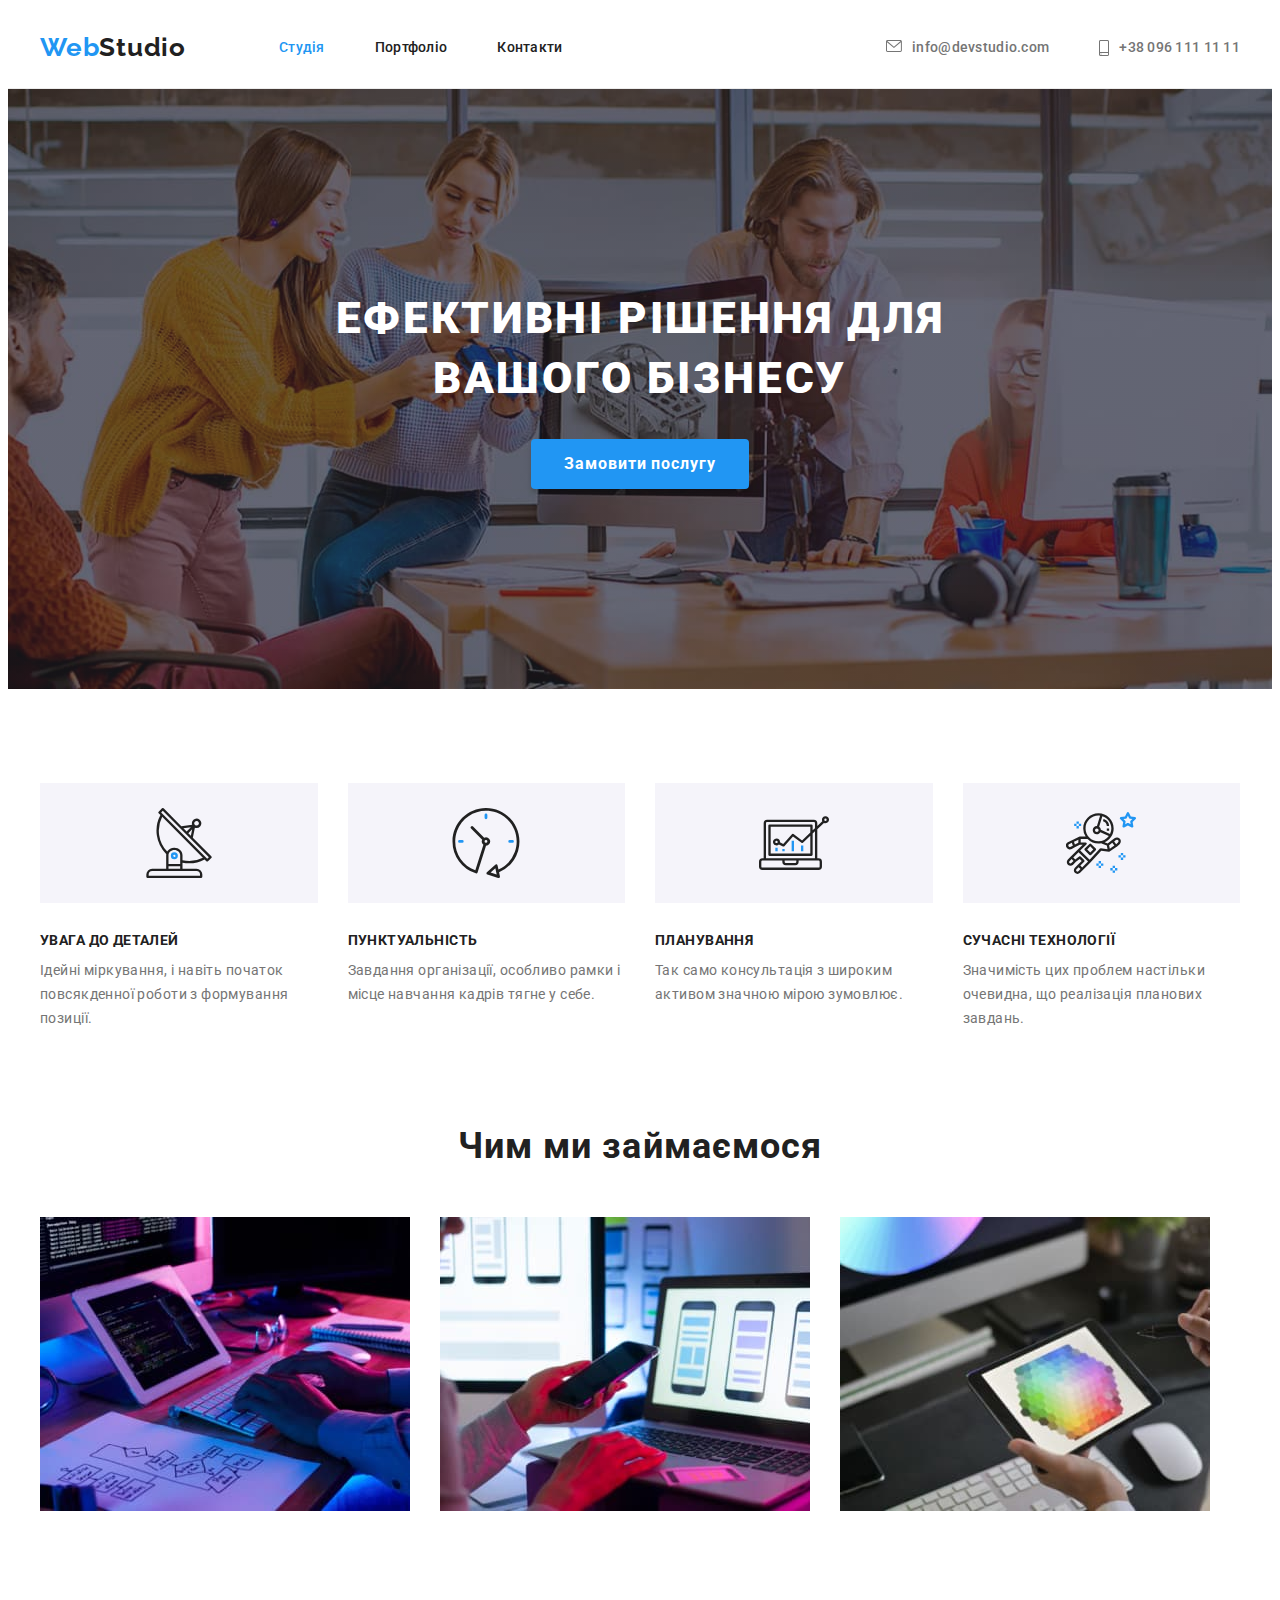
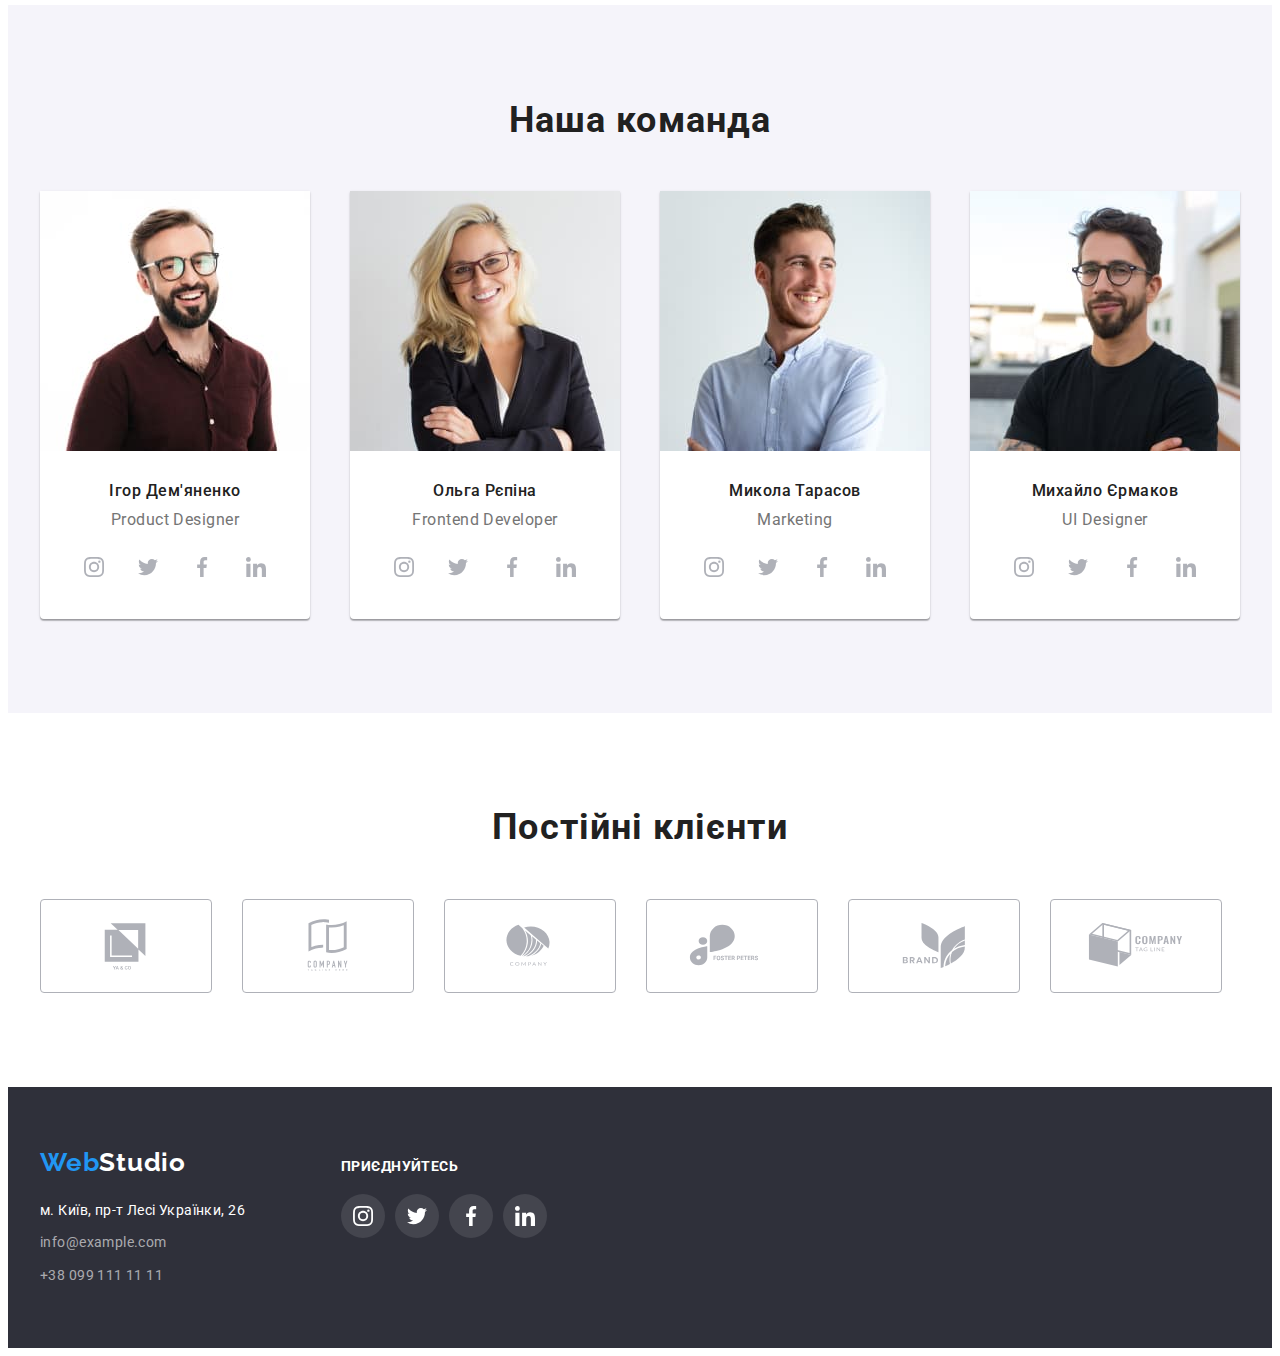
<file: index.html>
<!DOCTYPE html>
<html lang="uk">
  <head>
    <meta charset="UTF-8" />
    <meta http-equiv="X-UA-Compatible" content="IE=edge" />
    <meta name="viewport" content="width=device-width, initial-scale=1.0" />
    <link rel="preconnect" href="https://fonts.googleapis.com" />
    <link rel="preconnect" href="https://fonts.gstatic.com" crossorigin />
    <link
      href="https://fonts.googleapis.com/css2?family=Raleway:wght@700&family=Roboto:wght@400;500;700;900&display=swap"
      rel="stylesheet"
    />
    <link
      rel="stylesheet"
      href="https://cdnjs.cloudflare.com/ajax/libs/modern-normalize/1.1.0/modern-normalize.min.css"
      integrity="sha512-wpPYUAdjBVSE4KJnH1VR1HeZfpl1ub8YT/NKx4PuQ5NmX2tKuGu6U/JRp5y+Y8XG2tV+wKQpNHVUX03MfMFn9Q=="
      crossorigin="anonymous"
      referrerpolicy="no-referrer"
    />
    <title>WebStudio</title>
    <link rel="stylesheet" href="./css/styles.css" />
  </head>
  <body>
    <header class="header">
      <div class="container">
        <a class="logo link" lang="en" href="./index.html"
          >Web<span class="logo-header">Studio</span></a
        >
        <nav class="header-nav">
          <ul class="header-list list">
            <li class="header-item">
              <a class="header-link link page-active" href="./index.html"
                >Студія</a
              >
            </li>
            <li class="header-item">
              <a class="header-link link" href="./portfolio.html">Портфоліо</a>
            </li>
            <li class="header-item">
              <a class="header-link link" href="">Контакти</a>
            </li>
          </ul>
        </nav>
        <ul class="header-contacts list">
          <li class="header-contacts-item">
            <a class="header-mail link" href="mailto:info@devstudio.com"
              ><svg class="envelop-icon" width="16" height="12">
                <use href="./images/icons.svg#envelope"></use>
              </svg>
              info@devstudio.com</a
            >
          </li>
          <li class="header-contacts-item">
            <a class="header-tel link" href="tel:+380961111111"
              ><svg class="smartphone-icon" width="10" height="16">
                <use href="./images/icons.svg#smartphone"></use></svg
              >+38 096 111 11 11</a
            >
          </li>
        </ul>
      </div>
    </header>
    <main>
      <section class="hero">
        <div class="container">
          <h1 class="hero-title">Ефективні рішення для вашого бізнесу</h1>
          <button class="hero-btn" type="button">Замовити послугу</button>
        </div>
      </section>
      <section class="featurs">
        <div class="container">
          <h2 class="featurs-title" hidden>Наші особливості</h2>
          <ul class="featurs-list list">
            <li class="featurs-item">
              <div class="featurs-icon">
                <svg width="70" height="70">
                  <use href="./images/icons.svg#antenna"></use>
                </svg>
              </div>
              <h3 class="featurs-subtitle">Увага до деталей</h3>
              <p class="featurs-info">
                Ідейні міркування, і навіть початок повсякденної роботи з
                формування позиції.
              </p>
            </li>
            <li class="featurs-item">
              <div class="featurs-icon">
                <svg width="70" height="70">
                  <use href="./images/icons.svg#clock"></use>
                </svg>
              </div>
              <h3 class="featurs-subtitle">Пунктуальність</h3>
              <p class="featurs-info">
                Завдання організації, особливо рамки і місце навчання кадрів
                тягне у себе.
              </p>
            </li>
            <li class="featurs-item">
              <div class="featurs-icon">
                <svg width="70" height="70">
                  <use href="./images/icons.svg#diagram"></use>
                </svg>
              </div>
              <h3 class="featurs-subtitle">Планування</h3>
              <p class="featurs-info">
                Так само консультація з широким активом значною мірою зумовлює.
              </p>
            </li>
            <li class="featurs-item">
              <div class="featurs-icon">
                <svg width="70" height="70">
                  <use href="./images/icons.svg#astronaut"></use>
                </svg>
              </div>
              <h3 class="featurs-subtitle">Сучасні технології</h3>
              <p class="featurs-info">
                Значимість цих проблем настільки очевидна, що реалізація
                планових завдань.
              </p>
            </li>
          </ul>
        </div>
      </section>
      <section class="activity">
        <div class="container">
          <h2 class="activity-title">Чим ми займаємося</h2>
          <ul class="activity-list list">
            <li class="activity-item">
              <img
                class="activity-img"
                src="./images/about-img-1.jpg"
                alt="Розробка програмного забезпечення"
                width="370"
              />
            </li>
            <li class="activity-item">
              <img
                class="activity-img"
                src="./images/about-img-2.jpg"
                alt="Розробка мобільних додатків"
                width="370"
              />
            </li>
            <li class="activity-item">
              <img
                class="activity-img"
                src="./images/about-img-3.jpg"
                alt="Робота з палітрою кольорів"
                width="370"
              />
            </li>
          </ul>
        </div>
      </section>
      <section class="team">
        <div class="container">
          <h2 class="team-title">Наша команда</h2>
          <ul class="team-list list">
            <li class="team-item">
              <img
                class="team-img"
                src="./images/ihor.jpg"
                alt="Ігор Дем'яненко - Product Designer"
                width="270"
              />
              <div class="team-explanation">
                <h3 class="team-subtitle">Ігор Дем'яненко</h3>
                <p class="team-info" lang="en">Product Designer</p>
                <ul class="team-socials-list list">
                  <li class="soсials-item">
                    <a
                      class="social-link"
                      href="https://www.instagram.com"
                      target="_blank"
                      rel="noopener norefferer"
                      aria-label="Instagram"
                    >
                      <svg class="social-icon" width="20" height="20">
                        <use href="./images/icons.svg#instagram"></use>
                      </svg>
                    </a>
                  </li>
                  <li class="soсials-item">
                    <a
                      class="social-link"
                      href="https://www.twitter.com"
                      target="_blank"
                      rel="noopener norefferer"
                      aria-label="Twitter"
                    >
                      <svg class="social-icon" width="20" height="20">
                        <use href="./images/icons.svg#twitter"></use>
                      </svg>
                    </a>
                  </li>
                  <li class="soсials-item">
                    <a
                      class="social-link"
                      href="https://www.facebook.com"
                      target="_blank"
                      rel="noopener norefferer"
                      aria-label="Facebook"
                    >
                      <svg class="social-icon" width="20" height="20">
                        <use href="./images/icons.svg#facebook"></use>
                      </svg>
                    </a>
                  </li>
                  <li class="soсials-item">
                    <a
                      class="social-link"
                      href="https://www.linkedin.com"
                      target="_blank"
                      rel="noopener norefferer"
                      aria-label="Linkedin"
                    >
                      <svg class="social-icon" width="20" height="20">
                        <use href="./images/icons.svg#linkedin"></use>
                      </svg>
                    </a>
                  </li>
                </ul>
              </div>
            </li>
            <li class="team-item">
              <img
                class="team-img"
                src="./images/olga.jpg"
                alt="Ольга Рєпіна - Frontend Developer"
                width="270"
              />
              <div class="team-explanation">
                <h3 class="team-subtitle">Ольга Рєпіна</h3>
                <p class="team-info" lang="en">Frontend Developer</p>
                <ul class="team-socials-list list">
                  <li class="soсials-item">
                    <a
                      class="social-link"
                      href="https://www.instagram.com"
                      target="_blank"
                      rel="noopener norefferer"
                      aria-label="Instagram"
                    >
                      <svg class="social-icon" width="20" height="20">
                        <use href="./images/icons.svg#instagram"></use>
                      </svg>
                    </a>
                  </li>
                  <li class="soсials-item">
                    <a
                      class="social-link"
                      href="https://www.twitter.com"
                      target="_blank"
                      rel="noopener norefferer"
                      aria-label="Twitter"
                    >
                      <svg class="social-icon" width="20" height="20">
                        <use href="./images/icons.svg#twitter"></use>
                      </svg>
                    </a>
                  </li>
                  <li class="soсials-item">
                    <a
                      class="social-link"
                      href="https://www.facebook.com"
                      target="_blank"
                      rel="noopener norefferer"
                      aria-label="Facebook"
                    >
                      <svg class="social-icon" width="20" height="20">
                        <use href="./images/icons.svg#facebook"></use>
                      </svg>
                    </a>
                  </li>
                  <li class="soсials-item">
                    <a
                      class="social-link"
                      href="https://www.linkedin.com"
                      target="_blank"
                      rel="noopener norefferer"
                      aria-label="Linkedin"
                    >
                      <svg class="social-icon" width="20" height="20">
                        <use href="./images/icons.svg#linkedin"></use>
                      </svg>
                    </a>
                  </li>
                </ul>
              </div>
            </li>
            <li class="team-item">
              <img
                class="team-img"
                src="./images/nikolay.jpg"
                alt="Микола Тарасов - Marketing"
                width="270"
              />
              <div class="team-explanation">
                <h3 class="team-subtitle">Микола Тарасов</h3>
                <p class="team-info" lang="en">Marketing</p>
                <ul class="team-socials-list list">
                  <li class="soсials-item">
                    <a
                      class="social-link"
                      href="https://www.instagram.com"
                      target="_blank"
                      rel="noopener norefferer"
                      aria-label="Instagram"
                    >
                      <svg class="social-icon" width="20" height="20">
                        <use href="./images/icons.svg#instagram"></use>
                      </svg>
                    </a>
                  </li>
                  <li class="soсials-item">
                    <a
                      class="social-link"
                      href="https://www.twitter.com"
                      target="_blank"
                      rel="noopener norefferer"
                      aria-label="Twitter"
                    >
                      <svg class="social-icon" width="20" height="20">
                        <use href="./images/icons.svg#twitter"></use>
                      </svg>
                    </a>
                  </li>
                  <li class="soсials-item">
                    <a
                      class="social-link"
                      href="https://www.facebook.com"
                      target="_blank"
                      rel="noopener norefferer"
                      aria-label="Facebook"
                    >
                      <svg class="social-icon" width="20" height="20">
                        <use href="./images/icons.svg#facebook"></use>
                      </svg>
                    </a>
                  </li>
                  <li class="soсials-item">
                    <a
                      class="social-link"
                      href="https://www.linkedin.com"
                      target="_blank"
                      rel="noopener norefferer"
                      aria-label="Linkedin"
                    >
                      <svg class="social-icon" width="20" height="20">
                        <use href="./images/icons.svg#linkedin"></use>
                      </svg>
                    </a>
                  </li>
                </ul>
              </div>
            </li>
            <li class="team-item">
              <img
                class="team-img"
                src="./images/mihail.jpg"
                alt="Михайло Єрмаков - UI Designer"
                width="270"
              />
              <div class="team-explanation">
                <h3 class="team-subtitle">Михайло Єрмаков</h3>
                <p class="team-info" lang="en">UI Designer</p>
                <ul class="team-socials-list list">
                  <li class="soсials-item">
                    <a
                      class="social-link"
                      href="https://www.instagram.com"
                      target="_blank"
                      rel="noopener norefferer"
                      aria-label="Instagram"
                    >
                      <svg class="social-icon" width="20" height="20">
                        <use href="./images/icons.svg#instagram"></use>
                      </svg>
                    </a>
                  </li>
                  <li class="soсials-item">
                    <a
                      class="social-link"
                      href="https://www.twitter.com"
                      target="_blank"
                      rel="noopener norefferer"
                      aria-label="Twitter"
                    >
                      <svg class="social-icon" width="20" height="20">
                        <use href="./images/icons.svg#twitter"></use>
                      </svg>
                    </a>
                  </li>
                  <li class="soсials-item">
                    <a
                      class="social-link"
                      href="https://www.facebook.com"
                      target="_blank"
                      rel="noopener norefferer"
                      aria-label="Facebook"
                    >
                      <svg class="social-icon" width="20" height="20">
                        <use href="./images/icons.svg#facebook"></use>
                      </svg>
                    </a>
                  </li>
                  <li class="soсials-item">
                    <a
                      class="social-link"
                      href="https://www.linkedin.com"
                      target="_blank"
                      rel="noopener norefferer"
                      aria-label="Linkedin"
                    >
                      <svg class="social-icon" width="20" height="20">
                        <use href="./images/icons.svg#linkedin"></use>
                      </svg>
                    </a>
                  </li>
                </ul>
              </div>
            </li>
          </ul>
        </div>
      </section>
      <section class="clients">
        <div class="container">
          <h2 class="clients-titel">Постійні клієнти</h2>
          <ul class="clients-list list">
            <li class="clients-item">
              <a
                href=""
                class="clients-link link"
                target="_blank"
                rel="noopener norefferer"
                aria-label="ya co client"
              >
                <svg class="clients-icon" width="106" height="60">
                  <use href="./images/icons.svg#ya-co-client"></use>
                </svg>
              </a>
            </li>
            <li class="clients-item">
              <a
                href=""
                class="clients-link"
                target="_blank"
                rel="noopener norefferer"
                aria-label="tagline here client"
              >
                <svg class="clients-icon" width="106" height="60">
                  <use href="./images/icons.svg#tagline-here-client"></use>
                </svg>
              </a>
            </li>
            <li class="clients-item">
              <a
                href=""
                class="clients-link"
                target="_blank"
                rel="noopener norefferer"
                aria-label="company client"
              >
                <svg class="clients-icon" width="106" height="60">
                  <use href="./images/icons.svg#company-client"></use>
                </svg>
              </a>
            </li>
            <li class="clients-item">
              <a
                href=""
                class="clients-link"
                target="_blank"
                rel="noopener norefferer"
                aria-label="foster peters client"
              >
                <svg class="clients-icon" width="106" height="60">
                  <use href="./images/icons.svg#foster-peters-client"></use>
                </svg>
              </a>
            </li>
            <li class="clients-item">
              <a
                href=""
                class="clients-link"
                target="_blank"
                rel="noopener norefferer"
                aria-label="brand client"
              >
                <svg class="clients-icon" width="106" height="60">
                  <use href="./images/icons.svg#brand-client"></use>
                </svg>
              </a>
            </li>
            <li class="clients-item">
              <a
                href=""
                class="clients-link"
                target="_blank"
                rel="noopener norefferer"
                aria-label="tag line client"
              >
                <svg class="clients-icon" width="106" height="60">
                  <use href="./images/icons.svg#tag-line-client"></use>
                </svg>
              </a>
            </li>
          </ul>
        </div>
      </section>
    </main>
    <footer class="footer">
      <div class="container">
        <div class="footer-wrap-contacts">
          <a class="logo link" lang="en" href="./index.html"
            >Web<span class="logo-footer">Studio</span></a
          >
          <address class="footer-contacts">
            <p class="footer-location">м. Київ, пр-т Лесі Українки, 26</p>
            <ul class="footer-list list">
              <li class="footer-item">
                <a class="footer-mail link" href="mailto:info@example.com"
                  >info@example.com</a
                >
              </li>
              <li class="footer-item">
                <a class="footer-tel link" href="tel:+380991111111"
                  >+38 099 111 11 11</a
                >
              </li>
            </ul>
          </address>
        </div>
        <div class="footer-wrap-socials">
          <b class="footer-call">Приєднуйтесь</b>
          <ul class="footer-socials-list list">
            <li class="footer-socials-item">
              <a
                class="footer-social-link"
                href="https://www.instagram.com"
                target="_blank"
                rel="noopener norefferer"
                aria-label="Instagram"
              >
                <svg class="footer-socials-icon" width="20" height="20">
                  <use href="./images/icons.svg#instagram"></use>
                </svg>
              </a>
            </li>
            <li class="footer-socials-item">
              <a
                class="footer-social-link"
                href="https://www.twitter.com"
                target="_blank"
                rel="noopener norefferer"
                aria-label="twitter"
              >
                <svg class="footer-socials-icon" width="20" height="20">
                  <use href="./images/icons.svg#twitter"></use>
                </svg>
              </a>
            </li>
            <li class="footer-socials-item">
              <a
                class="footer-social-link"
                href="https://www.facebook.com"
                target="_blank"
                rel="noopener norefferer"
                aria-label="facebook"
              >
                <svg class="footer-socials-icon" width="20" height="20">
                  <use href="./images/icons.svg#facebook"></use>
                </svg>
              </a>
            </li>
            <li class="footer-socials-item">
              <a
                class="footer-social-link"
                href="https://www.linkedin.com"
                target="_blank"
                rel="noopener norefferer"
                aria-label="linkedin"
              >
                <svg class="footer-socials-icon" width="20" height="20">
                  <use href="./images/icons.svg#linkedin"></use>
                </svg>
              </a>
            </li>
          </ul>
        </div>
      </div>
    </footer>
  </body>
</html>
</file>
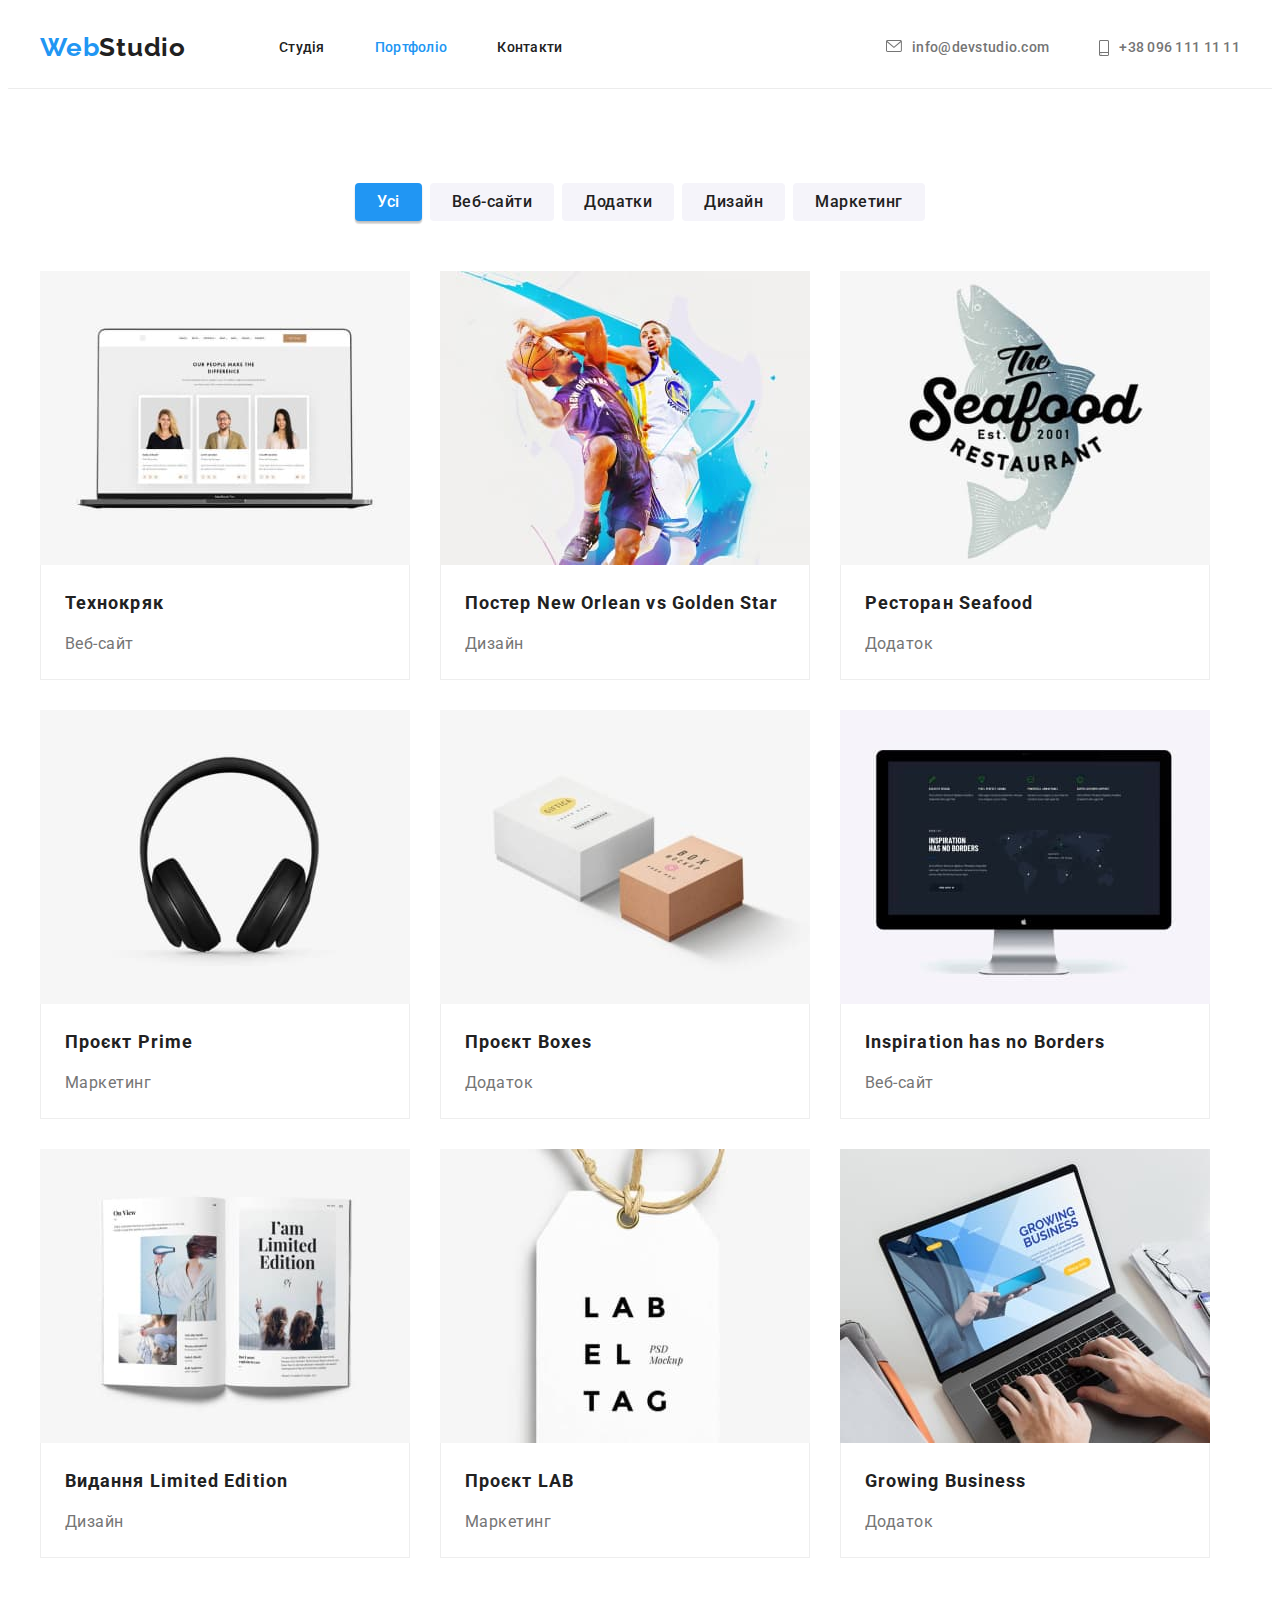
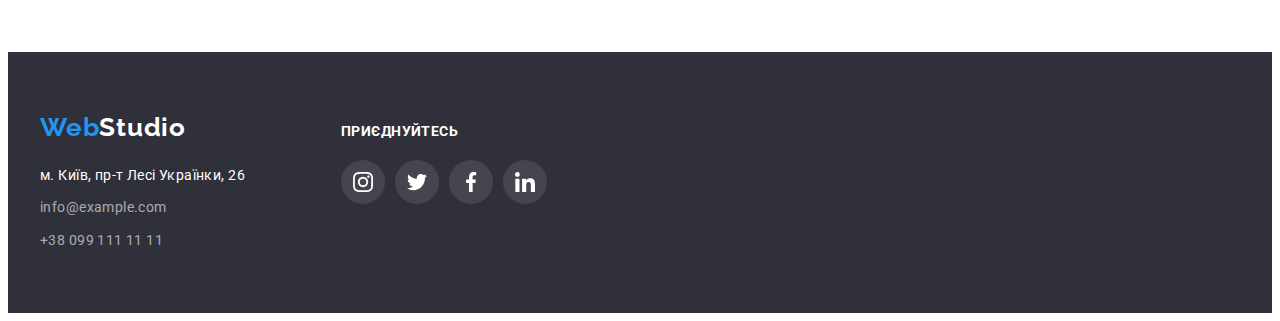
<file: portfolio.html>
<!DOCTYPE html>
<html lang="uk">
  <head>
    <meta charset="UTF-8" />
    <meta http-equiv="X-UA-Compatible" content="IE=edge" />
    <meta name="viewport" content="width=device-width, initial-scale=1.0" />
    <link rel="preconnect" href="https://fonts.googleapis.com" />
    <link rel="preconnect" href="https://fonts.gstatic.com" crossorigin />
    <link
      href="https://fonts.googleapis.com/css2?family=Raleway:wght@700&family=Roboto:wght@400;500;700;900&display=swap"
      rel="stylesheet"
    />
    <link
      rel="stylesheet"
      href="https://cdnjs.cloudflare.com/ajax/libs/modern-normalize/1.1.0/modern-normalize.min.css"
      integrity="sha512-wpPYUAdjBVSE4KJnH1VR1HeZfpl1ub8YT/NKx4PuQ5NmX2tKuGu6U/JRp5y+Y8XG2tV+wKQpNHVUX03MfMFn9Q=="
      crossorigin="anonymous"
      referrerpolicy="no-referrer"
    />
    <title>WebStudio-Portfolio</title>
    <link rel="stylesheet" href="./css/styles.css" />
  </head>
  <body>
    <header class="header">
      <div class="container">
        <a class="logo link" lang="en" href="./index.html"
          >Web<span class="logo-header">Studio</span></a
        >
        <nav class="header-nav">
          <ul class="header-list list">
            <li class="header-item">
              <a class="header-link link" href="./index.html">Студія</a>
            </li>
            <li class="header-item">
              <a class="header-link link page-active" href="./portfolio.html"
                >Портфоліо</a
              >
            </li>
            <li class="header-item">
              <a class="header-link link" href="">Контакти</a>
            </li>
          </ul>
        </nav>
        <ul class="header-contacts list">
          <li class="header-contacts-item">
            <a class="header-mail link" href="mailto:info@devstudio.com"
              ><svg class="envelop-icon" width="16" height="12">
                <use href="./images/icons.svg#envelope"></use>
              </svg>
              info@devstudio.com</a
            >
          </li>
          <li class="header-contacts-item">
            <a class="header-tel link" href="tel:+380961111111"
              ><svg class="smartphone-icon" width="10" height="16">
                <use href="./images/icons.svg#smartphone"></use></svg
              >+38 096 111 11 11</a
            >
          </li>
        </ul>
      </div>
    </header>
    <main>
      <section class="portfolio">
        <div class="container">
          <h1 hidden>Портфоліо</h1>
          <ul class="portfolio-filter list">
            <li class="portfolio-filter-item">
              <button class="filter-btn btn-active" type="button">Усі</button>
            </li>
            <li class="portfolio-filter-item">
              <button class="filter-btn" type="button">Веб-сайти</button>
            </li>
            <li class="portfolio-filter-item">
              <button class="filter-btn" type="button">Додатки</button>
            </li>
            <li class="portfolio-filter-item">
              <button class="filter-btn" type="button">Дизайн</button>
            </li>
            <li class="portfolio-filter-item">
              <button class="filter-btn" type="button">Маркетинг</button>
            </li>
          </ul>
          <ul class="portfolio-list list">
            <li class="portfolio-item">
              <a href="" class="portfolio-link link">
                <img
                  src="./images/portfolio/tehnohriak.jpg"
                  alt="Веб-сайт Технокряк"
                  width="370"
                  class="portfolio-img"
                />
                <div class="portfolio-item-description">
                  <h2 class="portfolio-subtitel">Технокряк</h2>
                  <p class="portfolio-info">Веб-сайт</p>
                </div>
              </a>
            </li>
            <li class="portfolio-item">
              <a href="" class="portfolio-link link">
                <img
                  src="./images/portfolio/norlean-gstate.jpg"
                  alt="Постер New Orlean vs Golden Star"
                  width="370"
                  class="portfolio-img"
                />
                <div class="portfolio-item-description">
                  <h2 class="portfolio-subtitel">
                    Постер <span lang="en">New Orlean vs Golden Star</span>
                  </h2>
                  <p class="portfolio-info">Дизайн</p>
                </div>
              </a>
            </li>
            <li class="portfolio-item">
              <a href="" class="portfolio-link link">
                <img
                  src="./images/portfolio/seafood.jpg"
                  alt="Ресторан Seafood"
                  class="portfolio-img"
                  width="370"
                />
                <div class="portfolio-item-description">
                  <h2 class="portfolio-subtitel">
                    Ресторан <span lang="en">Seafood</span>
                  </h2>
                  <p class="portfolio-info">Додаток</p>
                </div>
              </a>
            </li>
            <li class="portfolio-item">
              <a href="" class="portfolio-link link">
                <img
                  src="./images/portfolio/prime.jpg"
                  alt="Проєкт Prime"
                  class="portfolio-img"
                  width="370"
                />
                <div class="portfolio-item-description">
                  <h2 class="portfolio-subtitel">
                    Проєкт <span lang="en">Prime</span>
                  </h2>
                  <p class="portfolio-info">Маркетинг</p>
                </div>
              </a>
            </li>
            <li class="portfolio-item">
              <a href="" class="portfolio-link link">
                <img
                  src="./images/portfolio/boxes.jpg"
                  alt="Проєкт Boxes"
                  class="portfolio-img"
                  width="370"
                />
                <div class="portfolio-item-description">
                  <h2 class="portfolio-subtitel">
                    Проєкт <span lang="en">Boxes</span>
                  </h2>
                  <p class="portfolio-info">Додаток</p>
                </div>
              </a>
            </li>
            <li class="portfolio-item">
              <a href="" class="portfolio-link link">
                <img
                  src="./images/portfolio/inspiration.jpg"
                  alt="Веб-сайт Inspiration has no Borders"
                  class="portfolio-img"
                  width="370"
                />
                <div class="portfolio-item-description">
                  <h2 class="portfolio-subtitel" lang="en">
                    Inspiration has no Borders
                  </h2>
                  <p class="portfolio-info">Веб-сайт</p>
                </div>
              </a>
            </li>
            <li class="portfolio-item">
              <a href="" class="portfolio-link link">
                <img
                  src="./images/portfolio/ledition.jpg"
                  alt="Видання Limited Edition"
                  class="portfolio-img"
                  width="370"
                />
                <div class="portfolio-item-description">
                  <h2 class="portfolio-subtitel">
                    Видання <span lang="en">Limited Edition</span>
                  </h2>
                  <p class="portfolio-info">Дизайн</p>
                </div>
              </a>
            </li>
            <li class="portfolio-item">
              <a href="" class="portfolio-link link">
                <img
                  src="./images/portfolio/lab.jpg"
                  alt="Проєкт LAB"
                  class="portfolio-img"
                  width="370"
                />
                <div class="portfolio-item-description">
                  <h2 class="portfolio-subtitel">
                    Проєкт <span lang="en">LAB</span>
                  </h2>
                  <p class="portfolio-info">Маркетинг</p>
                </div>
              </a>
            </li>
            <li class="portfolio-item">
              <a href="" class="portfolio-link link">
                <img
                  src="./images/portfolio/growin-business.jpg"
                  alt="Growing Business"
                  class="portfolio-img"
                  width="370"
                />
                <div class="portfolio-item-description">
                  <h2 class="portfolio-subtitel" lang="en">Growing Business</h2>
                  <p class="portfolio-info">Додаток</p>
                </div>
              </a>
            </li>
          </ul>
        </div>
      </section>
    </main>
    <footer class="footer">
      <div class="container">
        <div class="footer-wrap-contacts">
          <a class="logo link" lang="en" href="./index.html"
            >Web<span class="logo-footer">Studio</span></a
          >
          <address class="footer-contacts">
            <p class="footer-location">м. Київ, пр-т Лесі Українки, 26</p>
            <ul class="footer-list list">
              <li class="footer-item">
                <a class="footer-mail link" href="mailto:info@example.com"
                  >info@example.com</a
                >
              </li>
              <li class="footer-item">
                <a class="footer-tel link" href="tel:+380991111111"
                  >+38 099 111 11 11</a
                >
              </li>
            </ul>
          </address>
        </div>
        <div class="footer-wrap-socials">
          <b class="footer-call">Приєднуйтесь</b>
          <ul class="footer-socials-list list">
            <li class="footer-socials-item">
              <a
                class="footer-social-link"
                href="https://www.instagram.com"
                target="_blank"
                rel="noopener norefferer"
                aria-label="Instagram"
              >
                <svg class="footer-socials-icon" width="20" height="20">
                  <use href="./images/icons.svg#instagram"></use>
                </svg>
              </a>
            </li>
            <li class="footer-socials-item">
              <a
                class="footer-social-link"
                href="https://www.twitter.com"
                target="_blank"
                rel="noopener norefferer"
                aria-label="twitter"
              >
                <svg class="footer-socials-icon" width="20" height="20">
                  <use href="./images/icons.svg#twitter"></use>
                </svg>
              </a>
            </li>
            <li class="footer-socials-item">
              <a
                class="footer-social-link"
                href="https://www.facebook.com"
                target="_blank"
                rel="noopener norefferer"
                aria-label="facebook"
              >
                <svg class="footer-socials-icon" width="20" height="20">
                  <use href="./images/icons.svg#facebook"></use>
                </svg>
              </a>
            </li>
            <li class="footer-socials-item">
              <a
                class="footer-social-link"
                href="https://www.linkedin.com"
                target="_blank"
                rel="noopener norefferer"
                aria-label="linkedin"
              >
                <svg class="footer-socials-icon" width="20" height="20">
                  <use href="./images/icons.svg#linkedin"></use>
                </svg>
              </a>
            </li>
          </ul>
        </div>
      </div>
    </footer>
  </body>
</html>
</file>
<file: css/styles.css>
:root {
  --main-font: "roboto", "open sans", "montserrat", sans-serif;
  --logo-font: "raleway", "open sans", "montserrat", sans-serif;
  --main-background-color: #f5f5f5;
  --second-background-color: #2f303a;
  --third-background-color: #ffffff;
  --accent-color: #2196f3;
  --main-text-color: #212121;
  --second-text-color: #757575;
  --hover-focus-btn-color: #188ce8;
  --filter-btn-color: #f5f4fa;
  --icon-color: #afb1b8;
}

p,
h1,
h2,
h3,
h4,
h5,
h6 {
  margin: 0;
}

ul {
  margin: 0;
  padding-left: 0;
}

body {
  font-family: var(--main-font);
  color: var(--main-text-color);
  background-color: var(--third-background-color);
}

.list {
  list-style: none;
}

.link {
  text-decoration: none;
}

.container {
  width: 1200px;
  margin: 0 auto;
  padding: 0 15px;
  /* outline: 2px solid tomato; */
}
/*------------------------------INDEX(MAINE PAGE)----------------------------*/

/*--------------HEADER---------------*/
.header {
  border-bottom: 1px solid #ececec;

  font-weight: 500;
  font-size: 14px;
  line-height: 1.14;
  letter-spacing: 0.02em;
}

.header .container {
  height: 80px;
  display: flex;
  align-items: center;
}

.header .logo {
  padding-top: 24px;
  padding-bottom: 24px;
  margin-right: 93px;
}

.logo {
  font-family: "Raleway";
  font-weight: 700;
  font-size: 26px;
  line-height: 1.2;
  letter-spacing: 0.03em;
  color: var(--accent-color);
}

.logo-header {
  color: var(--main-text-color);
}

.header-nav {
}

.header-list {
  display: flex;
}

.header-item {
  margin-right: 50px;
}

.header-item:last-child {
  margin-right: 0;
}

.header-link {
  display: block;
  padding-top: 32px;
  padding-bottom: 32px;

  color: var(--main-text-color);
}

.header-link.page-active,
.header-link:hover,
.header-link:focus {
  color: var(--accent-color);
}

.header-contacts {
  display: flex;
  margin-left: auto;
}

.header-contacts-item:first-child {
  margin-right: 50px;
}

.header-mail,
.header-tel {
  display: flex;
  padding-top: 32px;
  padding-bottom: 32px;

  color: var(--second-text-color);
}

.envelop-icon,
.smartphone-icon {
  margin-right: 10px;
  fill: currentColor;
}

.header-mail:hover,
.header-mail:focus,
.header-tel:hover,
.header-tel:focus {
  color: var(--accent-color);
}

/*--------------HERO---------------*/
.hero {
  max-width: 1600px;
  margin-right: auto;
  margin-left: auto;
  background-color: var(--second-background-color);
  background-image: linear-gradient(
      to right,
      rgb(47, 48, 58, 0.4),
      rgb(47, 48, 58, 0.4)
    ),
    url("../images/hero-img.jpg");
  background-position: center;
  background-repeat: no-repeat;
  padding-top: 200px;
  padding-bottom: 200px;
}

.hero .container {
}

.hero-title {
  margin: 0 auto;
  width: 696px;
  margin-bottom: 30px;

  text-align: center;
  font-weight: 900;
  font-size: 44px;
  line-height: 1.36;
  letter-spacing: 0.06em;
  text-transform: uppercase;
  color: var(--third-background-color);
}
.hero-btn {
  display: block;
  padding: 10px 32px;
  margin: 0 auto;
  width: 218px;
  min-height: 50px;

  border-radius: 4px;
  border: 0;
  border-color: transparent;
  box-shadow: 0px 4px 4px rgba(0, 0, 0, 0.15);

  font-family: inherit;
  font-weight: 700;
  font-size: 16px;
  line-height: 1.88;
  letter-spacing: 0.06em;
  text-align: center;
  color: var(--third-background-color);
  background-color: var(--accent-color);
  cursor: pointer;
}

.hero-btn:hover,
.hero-btn:focus {
  background-color: var(--hover-focus-btn-color);
}

/*--------------FEATURS---------------*/
.featurs {
  padding-top: 94px;
  padding-bottom: 94px;
}

/* .featurs-title {
} */

.featurs-list {
  display: flex;
}

.featurs-item {
  flex-basis: calc((100% - 3 * 30px) / 4);
  margin-right: 30px;
}

.featurs-item:last-child {
  margin-right: 0;
}

.featurs-icon {
  display: flex;
  height: 120px;
  margin-bottom: 30px;
  justify-content: center;
  align-items: center;
  background-color: var(--filter-btn-color);
}

.featurs-subtitle {
  margin-bottom: 10px;
  font-weight: 700;
  font-size: 14px;
  line-height: 1.14;
  letter-spacing: 0.03em;
  text-transform: uppercase;
}

.featurs-info {
  font-size: 14px;
  line-height: 1.71;
  letter-spacing: 0.03em;
  color: var(--second-text-color);
}

/*--------------ACTIVITY---------------*/
.activity {
  padding-bottom: 94px;
}

.activity-title {
  margin-bottom: 50px;
  font-weight: 700;
  font-size: 36px;
  line-height: 1.17;
  text-align: center;
  letter-spacing: 0.03em;
}

.activity-list {
  display: flex;
  gap: 30px;
}

/* .activity-item {
} */

.activity-img {
  display: block;
}

/*--------------TEAM---------------*/
.team {
  padding-top: 94px;
  padding-bottom: 94px;

  background-color: #f5f4fa;
}

.team-title {
  margin-bottom: 50px;

  font-weight: 700;
  font-size: 36px;
  line-height: 1.17;
  text-align: center;
  letter-spacing: 0.03em;
}

.team-list {
  display: flex;
  justify-content: space-between;
}

.team-item {
  max-width: 270px;

  background-color: var(--third-background-color);
  box-shadow: 0px 1px 3px rgba(0, 0, 0, 0.12), 0px 1px 1px rgba(0, 0, 0, 0.14),
    0px 2px 1px rgba(0, 0, 0, 0.2);
  border-radius: 0px 0px 4px 4px;
}

.team-img {
  display: block;
}

.team-explanation {
  padding: 30px 32px;
}

.team-subtitle {
  margin-bottom: 10px;

  font-weight: 500;
  font-size: 16px;
  line-height: 1.19;
  text-align: center;
  letter-spacing: 0.03em;
}

.team-info {
  margin-bottom: 16px;

  font-size: 16px;
  line-height: 1.19;
  text-align: center;
  letter-spacing: 0.03em;
  color: var(--second-text-color);
}

.team-socials-list {
  display: flex;
  justify-content: center;
}

.soсials-item:not(:last-child) {
  margin-right: 10px;
}

.social-link {
  display: flex;
  width: 44px;
  height: 44px;
  justify-content: center;
  align-items: center;
  border-radius: 50%;
}

.social-link:hover,
.social-link:focus {
  background-color: var(--accent-color);
}

.social-icon {
  fill: var(--icon-color);
}

.social-link:hover .social-icon,
.social-link:focus .social-icon {
  fill: var(--third-background-color);
}

/* -------------CLIENTS-------------- */
.clients {
  padding-top: 94px;
  padding-bottom: 94px;
}

.clients-titel {
  margin-bottom: 50px;

  font-weight: 700;
  font-size: 36px;
  line-height: 1.16;
  text-align: center;
  letter-spacing: 0.03em;
}

.clients-list {
  display: flex;
}

.clients-item {
  display: flex;
}

.clients-item:not(:last-child) {
  margin-right: 30px;
}

.clients-link {
  display: flex;
  width: 170px;
  height: 92px;
  border: 1px solid var(--icon-color);
  border-radius: 4px;
  justify-content: center;
  align-items: center;
}

.clients-icon {
  fill: var(--icon-color);
}

.clients-link:hover,
.clients-link:focus {
  border-color: var(--accent-color);
}

.clients-link:hover .clients-icon,
.clients-link:focus .clients-icon {
  fill: var(--accent-color);
}
/*--------------FOOTER---------------*/
.footer {
  padding-top: 60px;
  padding-bottom: 60px;

  background-color: var(--second-background-color);
}

.footer .container {
  display: flex;
}

.footer-wrap-contacts {
  width: 231px;
  margin-right: 70px;
}

.logo-footer {
  color: var(--third-background-color);
}

.footer-contacts {
  margin-top: 20px;
  font-style: normal;
}

.footer-location {
  margin-bottom: 9px;

  font-size: 14px;
  line-height: 24px;
  letter-spacing: 0.03em;
  color: var(--third-background-color);
}

/* .footer-list {
} */

.footer-item:first-child {
  margin-bottom: 9px;
}

.footer-mail,
.footer-tel {
  font-size: 14px;
  line-height: 1.71;
  letter-spacing: 0.03em;
  color: rgba(255, 255, 255, 0.6);
}

.footer-mail:hover,
.footer-mail:focus,
.footer-tel:hover,
.footer-tel:focus {
  color: var(--accent-color);
}

.footer-wrap-socials {
  padding-top: 12px;
}

.footer-call {
  display: block;
  margin-bottom: 20px;
  font-size: 14px;
  line-height: 1.14;
  letter-spacing: 0.03em;
  text-transform: uppercase;
  color: var(--third-background-color);
}

.footer-socials-list,
.footer-socials-item,
.footer-social-link {
  display: flex;
}

.footer-socials-item:not(:last-child) {
  margin-right: 10px;
}

.footer-social-link {
  width: 44px;
  height: 44px;
  justify-content: center;
  align-items: center;
  border-radius: 50%;

  background-color: rgba(255, 255, 255, 0.1);
}

.footer-socials-icon {
  fill: var(--third-background-color);
}

.footer-social-link:hover,
.footer-social-link:focus {
  background-color: var(--accent-color);
}

/*------------------------------PORTFOLIO PAGE----------------------------*/

/*---HEADER(the same as on the main page)----*/

/*-----------------PORTFOLIO-----------------*/
.portfolio {
  padding-top: 94px;
  padding-bottom: 94px;
}

.portfolio-filter {
  display: flex;
  justify-content: center;
  margin-bottom: 50px;
}

.portfolio-filter-item {
  margin-right: 8px;
}

.portfolio-filter-item:last-child {
  margin-right: 0;
}

.filter-btn {
  padding: 6px 22px;

  font-family: inherit;
  font-weight: 500;
  font-size: 16px;
  line-height: 1.62;
  text-align: center;
  letter-spacing: 0.03em;
  color: var(--main-text-color);
  background: var(--filter-btn-color);
  border: 0 solid transparent;
  border-radius: 4px;
  cursor: pointer;
}

.filter-btn:hover,
.filter-btn:focus,
.filter-btn.btn-active {
  color: var(--third-background-color);
  background-color: var(--accent-color);
  box-shadow: 0px 3px 1px rgba(0, 0, 0, 0.1), 0px 1px 2px rgba(0, 0, 0, 0.08),
    0px 2px 2px rgba(0, 0, 0, 0.12);
}

.portfolio-list {
  display: flex;
  flex-wrap: wrap;
  gap: 30px;
}

.portfolio-item {
  max-width: 370px;
}

.portfolio-link {
  display: block;
}

.portfolio-link:hover,
.portfolio-link:focus {
  box-shadow: 0px 1px 1px rgba(0, 0, 0, 0.12), 0px 4px 4px rgba(0, 0, 0, 0.06),
    1px 4px 6px rgba(0, 0, 0, 0.16);
}

.portfolio-img {
  display: block;
}

.portfolio-item-description {
  padding: 20px 24px;
  border: 1px solid #eeeeee;
  border-top: 0 solid transparent;
}

.portfolio-subtitel {
  margin-bottom: 8px;

  font-weight: 700;
  font-size: 18px;
  line-height: 2;
  letter-spacing: 0.06em;
  color: var(--main-text-color);
}
.portfolio-info {
  font-size: 16px;
  line-height: 1.87;
  letter-spacing: 0.03em;
  color: var(--second-text-color);
}
/*---FOOTER(the same as on the main page)----*/
</file>
